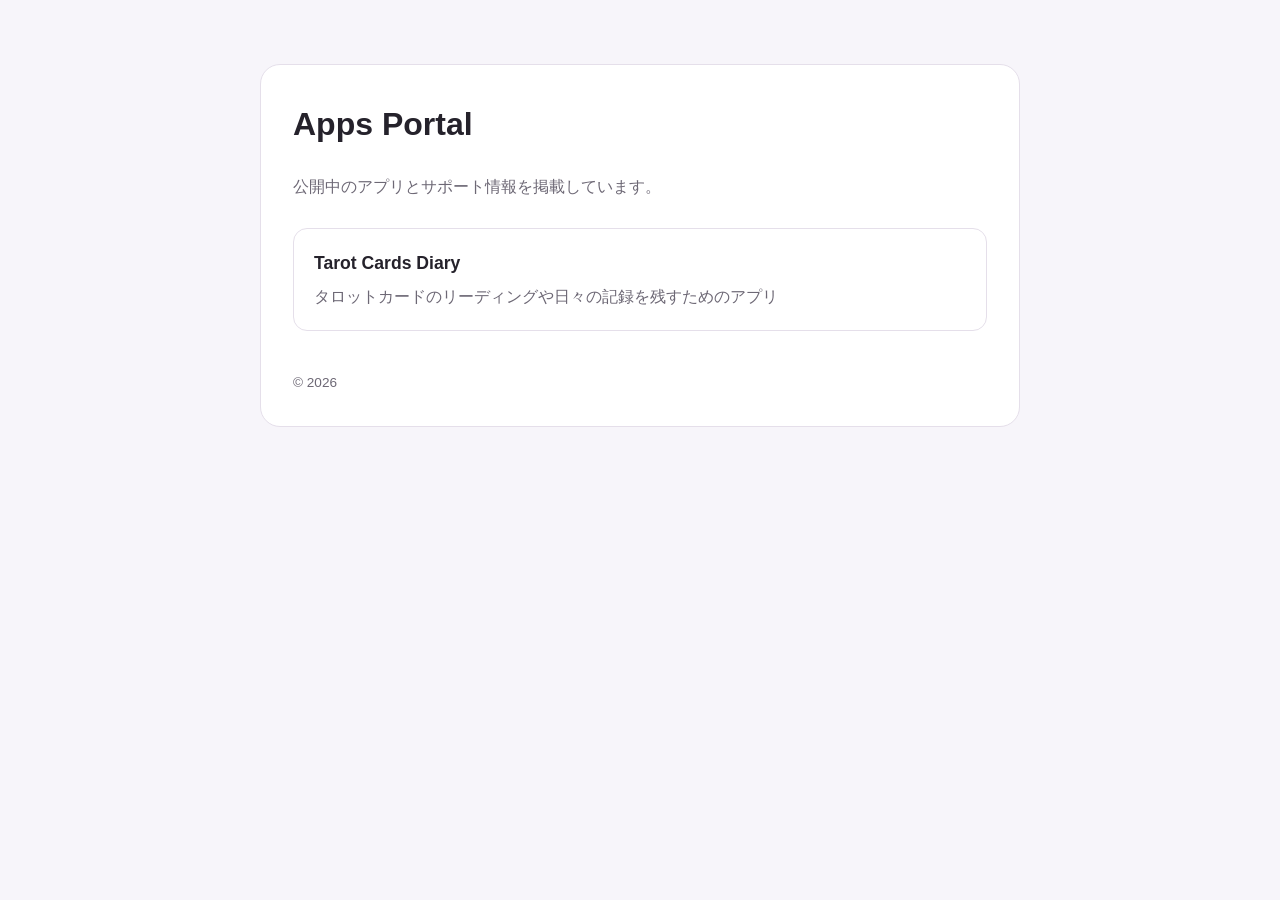
<file: docs/index.html>
<!doctype html>
<html lang="ja">
<head>
  <meta charset="utf-8">
  <meta name="viewport" content="width=device-width, initial-scale=1">
  <title>Apps Portal</title>
  <meta
    name="description"
    content="公開中のアプリとサポート情報を掲載しています。"
  >
  <link rel="stylesheet" href="./style.css">
</head>
<body>
  <main>
    <div class="card">
      <h1>Apps Portal</h1>

      <p>
        公開中のアプリとサポート情報を掲載しています。
      </p>

      <div class="app-list">
        <a class="app-link" href="./tarot-cards-diary/">
          <strong>Tarot Cards Diary</strong>
          <span>タロットカードのリーディングや日々の記録を残すためのアプリ</span>
        </a>
      </div>

      <footer>
        © 2026
      </footer>
    </div>
  </main>
</body>
</html>
</file>
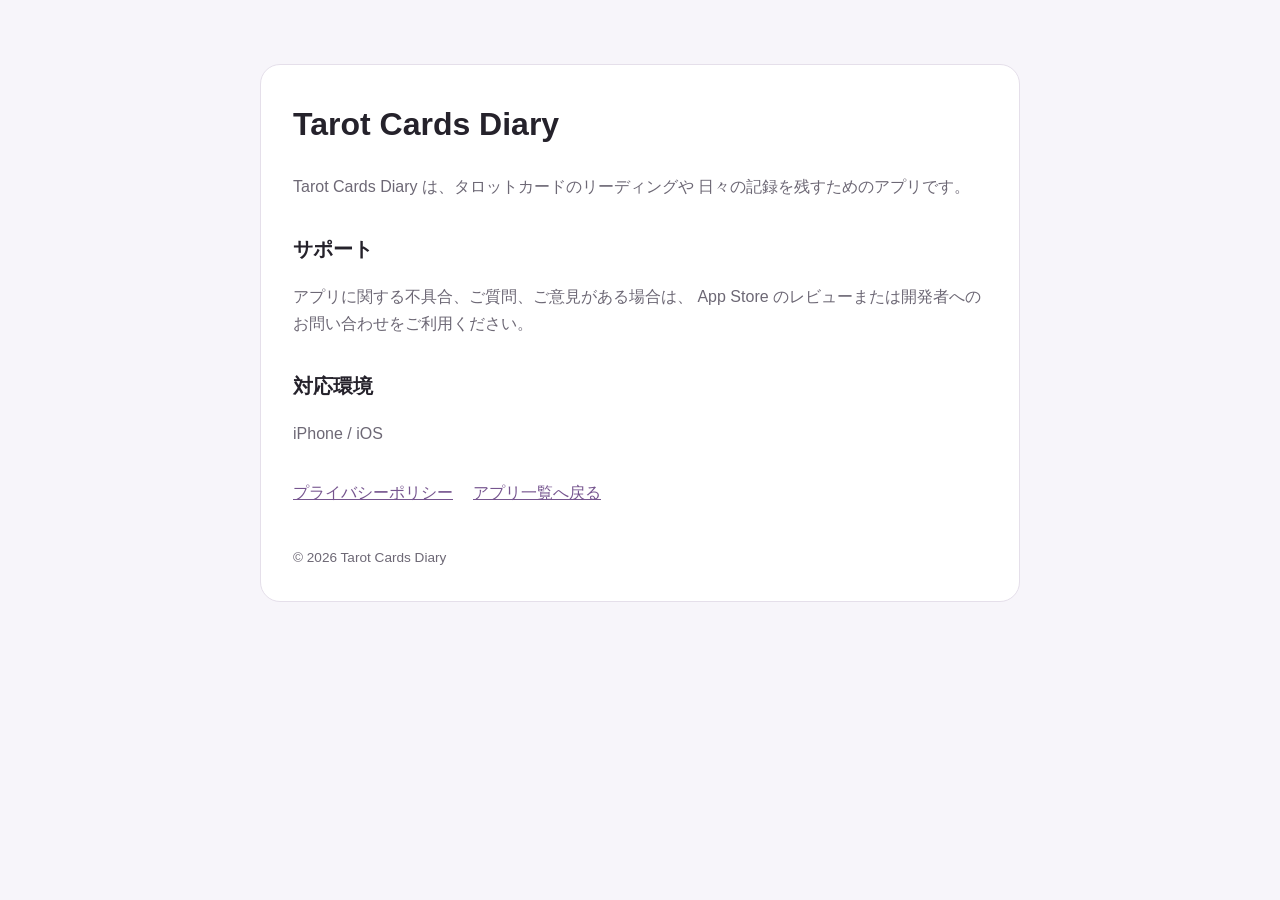
<file: docs/tarot-cards-diary/index.html>
<!doctype html>
<html lang="ja">
<head>
  <meta charset="utf-8">
  <meta name="viewport" content="width=device-width, initial-scale=1">
  <title>Tarot Cards Diary</title>
  <meta
    name="description"
    content="Tarot Cards Diary の公式サポートページです。"
  >
  <link rel="stylesheet" href="../style.css">
</head>
<body>
  <main>
    <div class="card">
      <h1>Tarot Cards Diary</h1>

      <p>
        Tarot Cards Diary は、タロットカードのリーディングや
        日々の記録を残すためのアプリです。
      </p>

      <h2>サポート</h2>

      <p>
        アプリに関する不具合、ご質問、ご意見がある場合は、
        App Store のレビューまたは開発者へのお問い合わせをご利用ください。
      </p>

      <h2>対応環境</h2>

      <p>
        iPhone / iOS
      </p>

      <nav>
        <a href="./privacy.html">プライバシーポリシー</a>
        <a href="../">アプリ一覧へ戻る</a>
      </nav>

      <footer>
        © 2026 Tarot Cards Diary
      </footer>
    </div>
  </main>
</body>
</html>
</file>
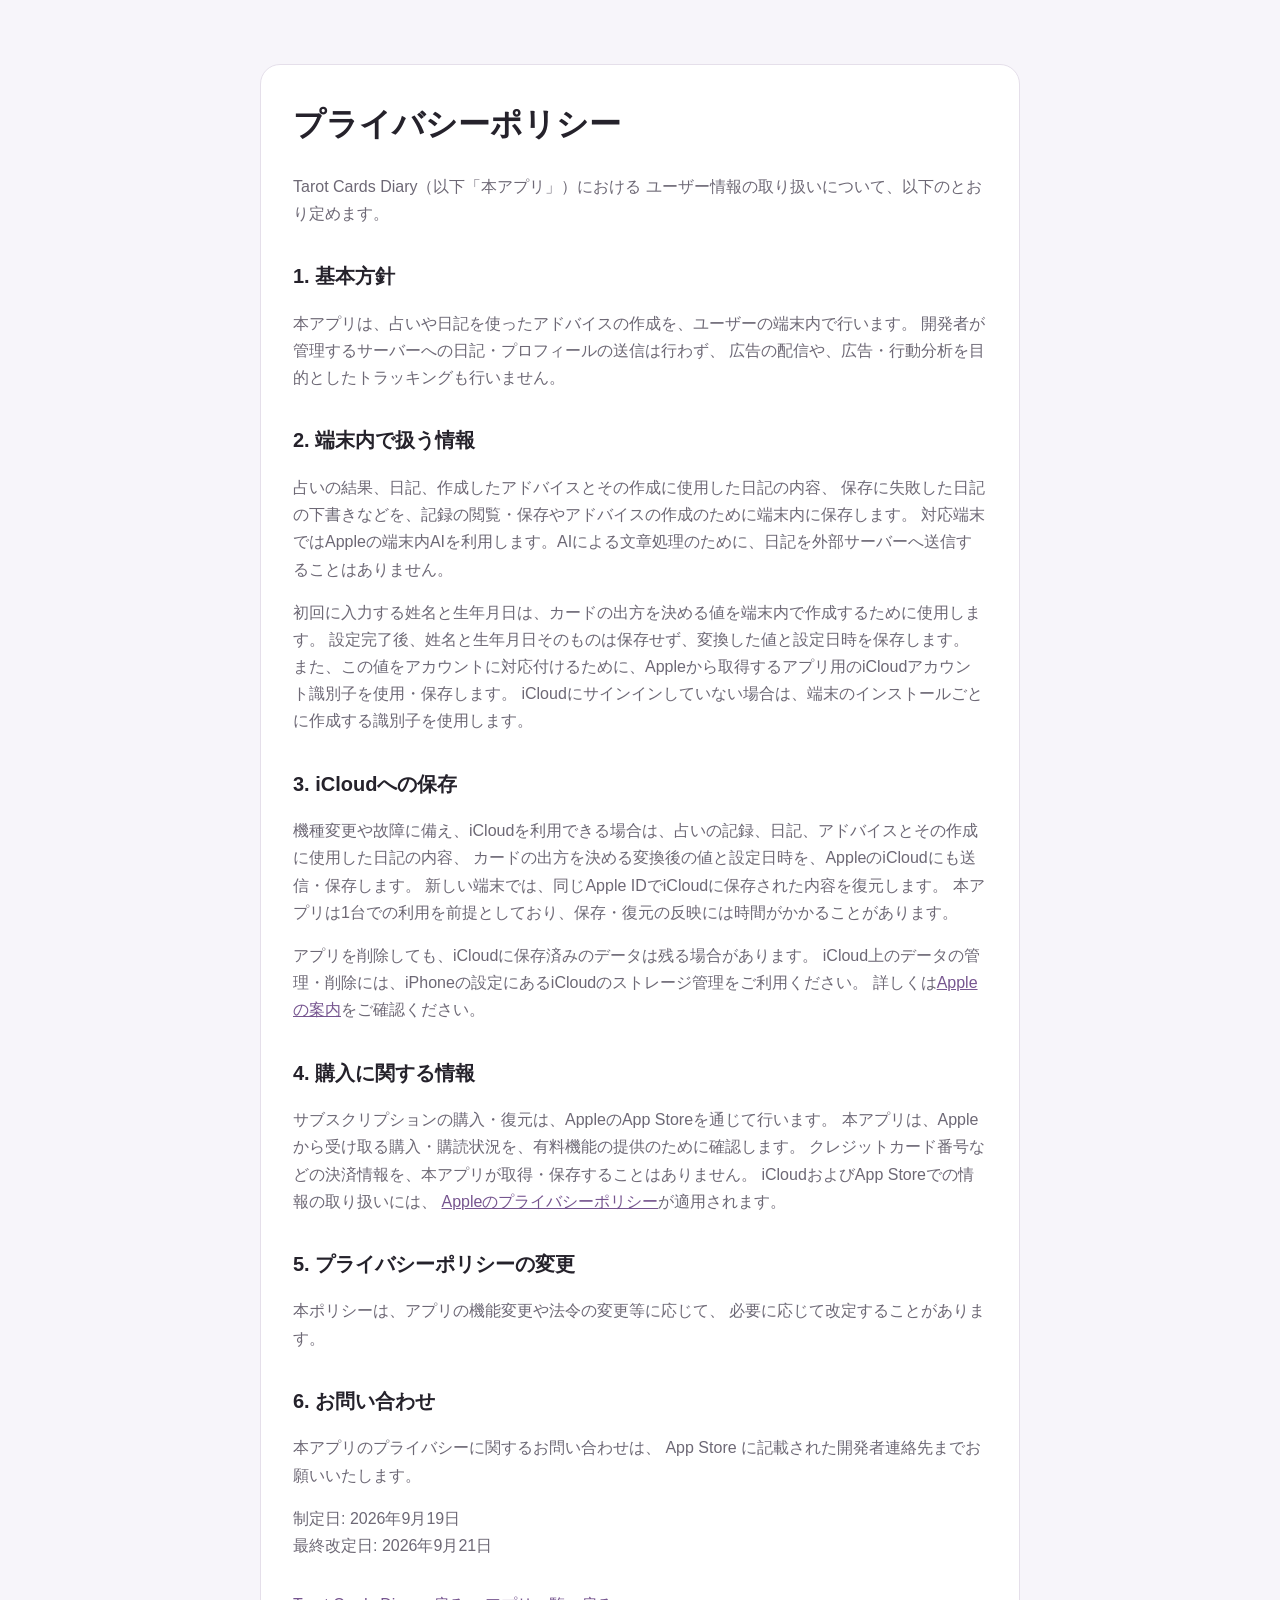
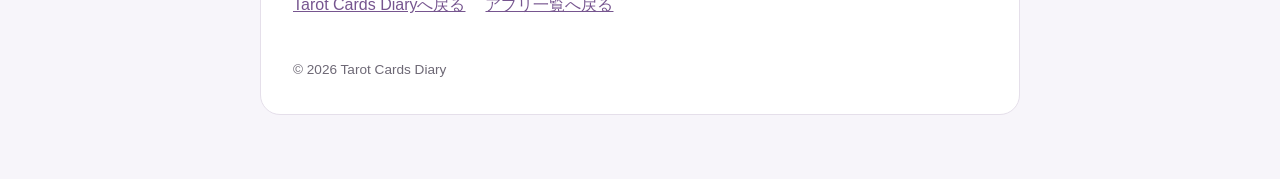
<file: docs/tarot-cards-diary/privacy.html>
<!doctype html>
<html lang="ja">
<head>
  <meta charset="utf-8">
  <meta name="viewport" content="width=device-width, initial-scale=1">
  <title>プライバシーポリシー | Tarot Cards Diary</title>
  <meta
    name="description"
    content="Tarot Cards Diary のプライバシーポリシーです。"
  >
  <link rel="stylesheet" href="../style.css">
</head>
<body>
  <main>
    <div class="card">
      <h1>プライバシーポリシー</h1>

      <p>
        Tarot Cards Diary（以下「本アプリ」）における
        ユーザー情報の取り扱いについて、以下のとおり定めます。
      </p>

      <h2>1. 基本方針</h2>

      <p>
        本アプリは、占いや日記を使ったアドバイスの作成を、ユーザーの端末内で行います。
        開発者が管理するサーバーへの日記・プロフィールの送信は行わず、
        広告の配信や、広告・行動分析を目的としたトラッキングも行いません。
      </p>

      <h2>2. 端末内で扱う情報</h2>

      <p>
        占いの結果、日記、作成したアドバイスとその作成に使用した日記の内容、
        保存に失敗した日記の下書きなどを、記録の閲覧・保存やアドバイスの作成のために端末内に保存します。
        対応端末ではAppleの端末内AIを利用します。AIによる文章処理のために、日記を外部サーバーへ送信することはありません。
      </p>

      <p>
        初回に入力する姓名と生年月日は、カードの出方を決める値を端末内で作成するために使用します。
        設定完了後、姓名と生年月日そのものは保存せず、変換した値と設定日時を保存します。
        また、この値をアカウントに対応付けるために、Appleから取得するアプリ用のiCloudアカウント識別子を使用・保存します。
        iCloudにサインインしていない場合は、端末のインストールごとに作成する識別子を使用します。
      </p>

      <h2>3. iCloudへの保存</h2>

      <p>
        機種変更や故障に備え、iCloudを利用できる場合は、占いの記録、日記、アドバイスとその作成に使用した日記の内容、
        カードの出方を決める変換後の値と設定日時を、AppleのiCloudにも送信・保存します。
        新しい端末では、同じApple IDでiCloudに保存された内容を復元します。
        本アプリは1台での利用を前提としており、保存・復元の反映には時間がかかることがあります。
      </p>

      <p>
        アプリを削除しても、iCloudに保存済みのデータは残る場合があります。
        iCloud上のデータの管理・削除には、iPhoneの設定にあるiCloudのストレージ管理をご利用ください。
        詳しくは<a href="https://support.apple.com/ja-jp/guide/icloud/mm62d92d6b3e/icloud">Appleの案内</a>をご確認ください。
      </p>

      <h2>4. 購入に関する情報</h2>

      <p>
        サブスクリプションの購入・復元は、AppleのApp Storeを通じて行います。
        本アプリは、Appleから受け取る購入・購読状況を、有料機能の提供のために確認します。
        クレジットカード番号などの決済情報を、本アプリが取得・保存することはありません。
        iCloudおよびApp Storeでの情報の取り扱いには、
        <a href="https://www.apple.com/jp/legal/privacy/">Appleのプライバシーポリシー</a>が適用されます。
      </p>

      <h2>5. プライバシーポリシーの変更</h2>

      <p>
        本ポリシーは、アプリの機能変更や法令の変更等に応じて、
        必要に応じて改定することがあります。
      </p>

      <h2>6. お問い合わせ</h2>

      <p>
        本アプリのプライバシーに関するお問い合わせは、
        App Store に記載された開発者連絡先までお願いいたします。
      </p>

      <p>
        制定日: 2026年9月19日<br>
        最終改定日: 2026年9月21日
      </p>

      <nav>
        <a href="./">Tarot Cards Diaryへ戻る</a>
        <a href="../">アプリ一覧へ戻る</a>
      </nav>

      <footer>
        © 2026 Tarot Cards Diary
      </footer>
    </div>
  </main>
</body>
</html>
</file>
<file: docs/style.css>
:root {
  color-scheme: light dark;
  --bg: #f7f5fa;
  --card: #ffffff;
  --text: #25222b;
  --subtext: #6d6875;
  --accent: #76558f;
  --border: #e5dfea;
}

@media (prefers-color-scheme: dark) {
  :root {
    --bg: #17151b;
    --card: #211e26;
    --text: #f2edf5;
    --subtext: #b8afbf;
    --accent: #c6a4df;
    --border: #39323f;
  }
}

* {
  box-sizing: border-box;
}

body {
  margin: 0;
  font-family:
    -apple-system, BlinkMacSystemFont, "Segoe UI",
    "Hiragino Sans", "Yu Gothic", sans-serif;
  background: var(--bg);
  color: var(--text);
  line-height: 1.7;
}

main {
  width: min(760px, calc(100% - 32px));
  margin: 0 auto;
  padding: 64px 0;
}

.card {
  background: var(--card);
  border: 1px solid var(--border);
  border-radius: 20px;
  padding: 32px;
}

h1 {
  margin-top: 0;
  font-size: 2rem;
}

h2 {
  margin-top: 2rem;
  font-size: 1.25rem;
}

p,
li {
  color: var(--subtext);
}

a {
  color: var(--accent);
}

.app-list {
  display: grid;
  gap: 16px;
  margin-top: 28px;
}

.app-link {
  display: block;
  padding: 20px;
  border: 1px solid var(--border);
  border-radius: 14px;
  text-decoration: none;
}

.app-link strong {
  display: block;
  margin-bottom: 4px;
  color: var(--text);
  font-size: 1.1rem;
}

.app-link span {
  color: var(--subtext);
}

nav {
  margin-top: 32px;
  display: flex;
  gap: 20px;
  flex-wrap: wrap;
}

footer {
  margin-top: 40px;
  font-size: 0.85rem;
  color: var(--subtext);
}
</file>
